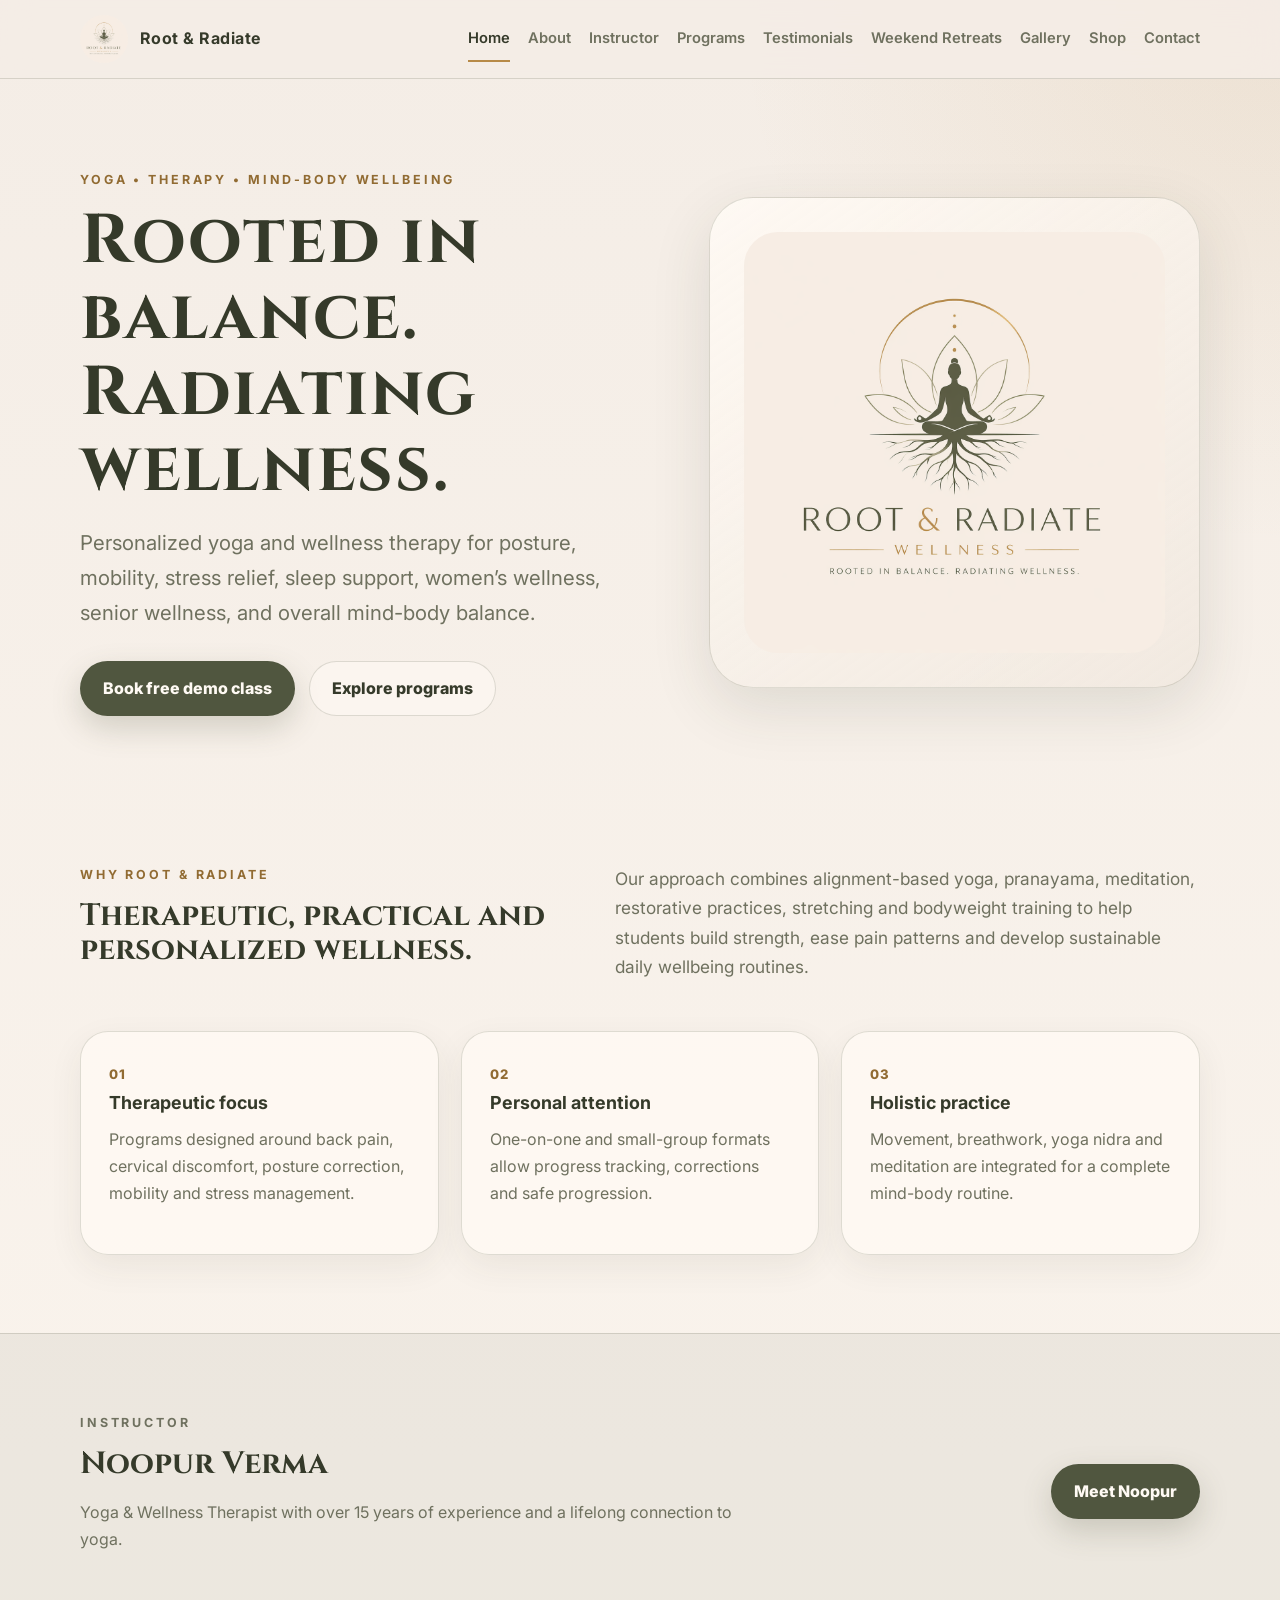
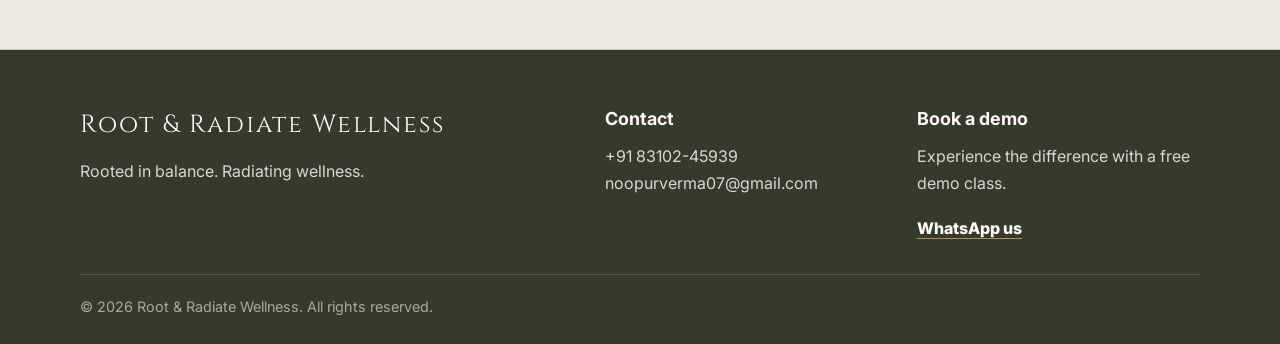
<file: index.html>
<!doctype html>
<html lang="en">
<head>
  <meta charset="utf-8" />
  <meta name="viewport" content="width=device-width, initial-scale=1" />
  <title>Home | Root & Radiate Wellness</title>
  <meta name="description" content="Root & Radiate Wellness - therapeutic yoga and wellness therapy in Bangalore." />
  <meta name="robots" content="index, follow">
  <link rel="canonical" href="https://www.rootandradiatewellness.com/">
  <link rel="preconnect" href="https://fonts.googleapis.com">
  <link rel="preconnect" href="https://fonts.gstatic.com" crossorigin>
  <link href="https://fonts.googleapis.com/css2?family=Cinzel:wght@400;500;600&family=Inter:wght@400;500;600;700&display=swap" rel="stylesheet">
  <link rel="icon" type="image/png" href="assets/logo.png" />
  <link rel="stylesheet" href="assets/styles.css" />
</head>
<body data-current-page="index.html">
  <header class="site-header">
    <div class="container nav-shell">
      <a class="brand" href="index.html" aria-label="Root & Radiate Wellness home">
        <img src="assets/logo.png" alt="Root & Radiate Wellness logo" />
        <span>Root & Radiate</span>
      </a>
      <button class="menu-toggle" type="button" aria-label="Toggle navigation" aria-expanded="false">
        <span></span><span></span><span></span>
      </button>
      <nav class="site-nav" aria-label="Primary navigation">
        <a class="nav-link" href="index.html" data-page="index.html">Home</a><a class="nav-link" href="about.html" data-page="about.html">About</a><a class="nav-link" href="instructor.html" data-page="instructor.html">Instructor</a><a class="nav-link" href="programs.html" data-page="programs.html">Programs</a><a class="nav-link" href="testimonials.html" data-page="testimonials.html">Testimonials</a><a class="nav-link" href="retreats.html" data-page="retreats.html">Weekend Retreats</a><a class="nav-link" href="gallery.html" data-page="gallery.html">Gallery</a><a class="nav-link" href="shop.html" data-page="shop.html">Shop</a><a class="nav-link" href="contact.html" data-page="contact.html">Contact</a>
      </nav>
    </div>
  </header>

  <main>
  <section class="hero section-large">
    <div class="container hero-grid">
      <div class="hero-copy reveal">
        <p class="eyebrow">Yoga • Therapy • Mind-body wellbeing</p>
        <h1>Rooted in balance. Radiating wellness.</h1>
        <p class="lead">Personalized yoga and wellness therapy for posture, mobility, stress relief, sleep support, women’s wellness, senior wellness, and overall mind-body balance.</p>
        <div class="button-row">
          <a class="btn primary" href="contact.html">Book free demo class</a>
          <a class="btn secondary" href="programs.html">Explore programs</a>
        </div>
      </div>
      <div class="hero-card reveal delay-1">
        <img src="assets/logo.png" alt="Root & Radiate Wellness brand mark" />
      </div>
    </div>
  </section>

  <section class="section">
    <div class="container split-intro">
      <div>
        <p class="eyebrow">Why Root & Radiate</p>
        <h2>Therapeutic, practical and personalized wellness.</h2>
      </div>
      <p>Our approach combines alignment-based yoga, pranayama, meditation, restorative practices, stretching and bodyweight training to help students build strength, ease pain patterns and develop sustainable daily wellbeing routines.</p>
    </div>
    <div class="container card-grid three">
      <article class="feature-card reveal"><span>01</span><h3>Therapeutic focus</h3><p>Programs designed around back pain, cervical discomfort, posture correction, mobility and stress management.</p></article>
      <article class="feature-card reveal delay-1"><span>02</span><h3>Personal attention</h3><p>One-on-one and small-group formats allow progress tracking, corrections and safe progression.</p></article>
      <article class="feature-card reveal delay-2"><span>03</span><h3>Holistic practice</h3><p>Movement, breathwork, yoga nidra and meditation are integrated for a complete mind-body routine.</p></article>
    </div>
  </section>

  <section class="section band">
    <div class="container band-grid">
      <div>
        <p class="eyebrow">Instructor</p>
        <h2>Noopur Verma</h2>
        <p>Yoga & Wellness Therapist with over 15 years of experience and a lifelong connection to yoga.</p>
      </div>
      <a class="btn primary" href="instructor.html">Meet Noopur</a>
    </div>
  </section>

  </main>

  <footer class="site-footer">
    <div class="container footer-grid">
      <div>
        <div class="footer-brand">Root & Radiate Wellness</div>
        <p>Rooted in balance. Radiating wellness.</p>
      </div>
      <div>
        <h3>Contact</h3>
        <p><a href="tel:+918310245939">+91 83102-45939</a><br><a href="mailto:noopurverma07@gmail.com">noopurverma07@gmail.com</a></p>
      </div>
      <div>
        <h3>Book a demo</h3>
        <p>Experience the difference with a free demo class.</p>
        <a class="footer-cta" href="https://wa.me/918310245939?text=Hi%20Noopur%2C%20I%20would%20like%20to%20book%20a%20free%20demo%20class." target="_blank" rel="noopener">WhatsApp us</a>
      </div>
    </div>
    <div class="container copyright">© <span id="year"></span> Root & Radiate Wellness. All rights reserved.</div>
  </footer>
  <script src="assets/script.js"></script>
</body>
</html>
</file>
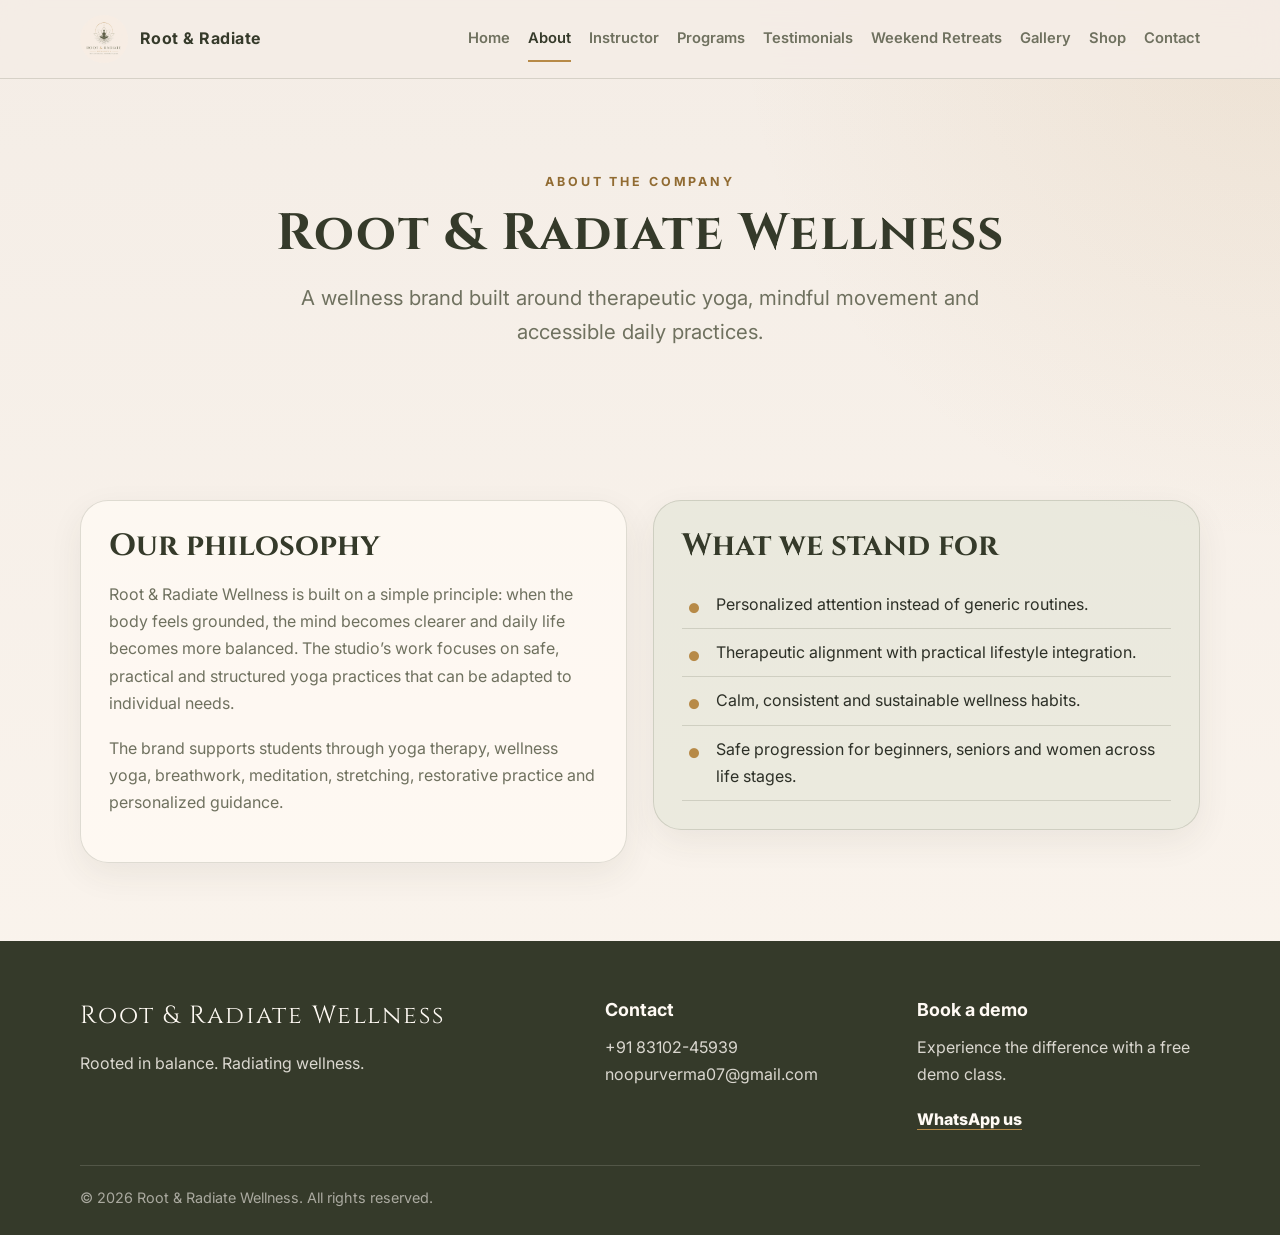
<file: about.html>
<!doctype html>
<html lang="en">
<head>
  <meta charset="utf-8" />
  <meta name="viewport" content="width=device-width, initial-scale=1" />
  <title>About | Root & Radiate Wellness</title>
  <meta name="description" content="About Root & Radiate Wellness." />
  <link rel="preconnect" href="https://fonts.googleapis.com">
  <link rel="preconnect" href="https://fonts.gstatic.com" crossorigin>
  <link href="https://fonts.googleapis.com/css2?family=Cinzel:wght@400;500;600&family=Inter:wght@400;500;600;700&display=swap" rel="stylesheet">
  <link rel="icon" type="image/png" href="assets/logo.png" />
  <link rel="stylesheet" href="assets/styles.css" />
</head>
<body data-current-page="about.html">
  <header class="site-header">
    <div class="container nav-shell">
      <a class="brand" href="index.html" aria-label="Root & Radiate Wellness home">
        <img src="assets/logo.png" alt="Root & Radiate Wellness logo" />
        <span>Root & Radiate</span>
      </a>
      <button class="menu-toggle" type="button" aria-label="Toggle navigation" aria-expanded="false">
        <span></span><span></span><span></span>
      </button>
      <nav class="site-nav" aria-label="Primary navigation">
        <a class="nav-link" href="index.html" data-page="index.html">Home</a><a class="nav-link" href="about.html" data-page="about.html">About</a><a class="nav-link" href="instructor.html" data-page="instructor.html">Instructor</a><a class="nav-link" href="programs.html" data-page="programs.html">Programs</a><a class="nav-link" href="testimonials.html" data-page="testimonials.html">Testimonials</a><a class="nav-link" href="retreats.html" data-page="retreats.html">Weekend Retreats</a><a class="nav-link" href="gallery.html" data-page="gallery.html">Gallery</a><a class="nav-link" href="shop.html" data-page="shop.html">Shop</a><a class="nav-link" href="contact.html" data-page="contact.html">Contact</a>
      </nav>
    </div>
  </header>

  <main>
  <section class="page-hero">
    <div class="container narrow reveal">
      <p class="eyebrow">About the company</p>
      <h1>Root & Radiate Wellness</h1>
      <p class="lead">A wellness brand built around therapeutic yoga, mindful movement and accessible daily practices.</p>
    </div>
  </section>

  <section class="section">
    <div class="container content-grid">
      <div class="content-panel reveal">
        <h2>Our philosophy</h2>
        <p>Root & Radiate Wellness is built on a simple principle: when the body feels grounded, the mind becomes clearer and daily life becomes more balanced. The studio’s work focuses on safe, practical and structured yoga practices that can be adapted to individual needs.</p>
        <p>The brand supports students through yoga therapy, wellness yoga, breathwork, meditation, stretching, restorative practice and personalized guidance.</p>
      </div>
      <div class="content-panel soft reveal delay-1">
        <h2>What we stand for</h2>
        <ul class="check-list">
          <li>Personalized attention instead of generic routines.</li>
          <li>Therapeutic alignment with practical lifestyle integration.</li>
          <li>Calm, consistent and sustainable wellness habits.</li>
          <li>Safe progression for beginners, seniors and women across life stages.</li>
        </ul>
      </div>
    </div>
  </section>

  </main>

  <footer class="site-footer">
    <div class="container footer-grid">
      <div>
        <div class="footer-brand">Root & Radiate Wellness</div>
        <p>Rooted in balance. Radiating wellness.</p>
      </div>
      <div>
        <h3>Contact</h3>
        <p><a href="tel:+918310245939">+91 83102-45939</a><br><a href="mailto:noopurverma07@gmail.com">noopurverma07@gmail.com</a></p>
      </div>
      <div>
        <h3>Book a demo</h3>
        <p>Experience the difference with a free demo class.</p>
        <a class="footer-cta" href="https://wa.me/918310245939?text=Hi%20Noopur%2C%20I%20would%20like%20to%20book%20a%20free%20demo%20class." target="_blank" rel="noopener">WhatsApp us</a>
      </div>
    </div>
    <div class="container copyright">© <span id="year"></span> Root & Radiate Wellness. All rights reserved.</div>
  </footer>
  <script src="assets/script.js"></script>
</body>
</html>
</file>
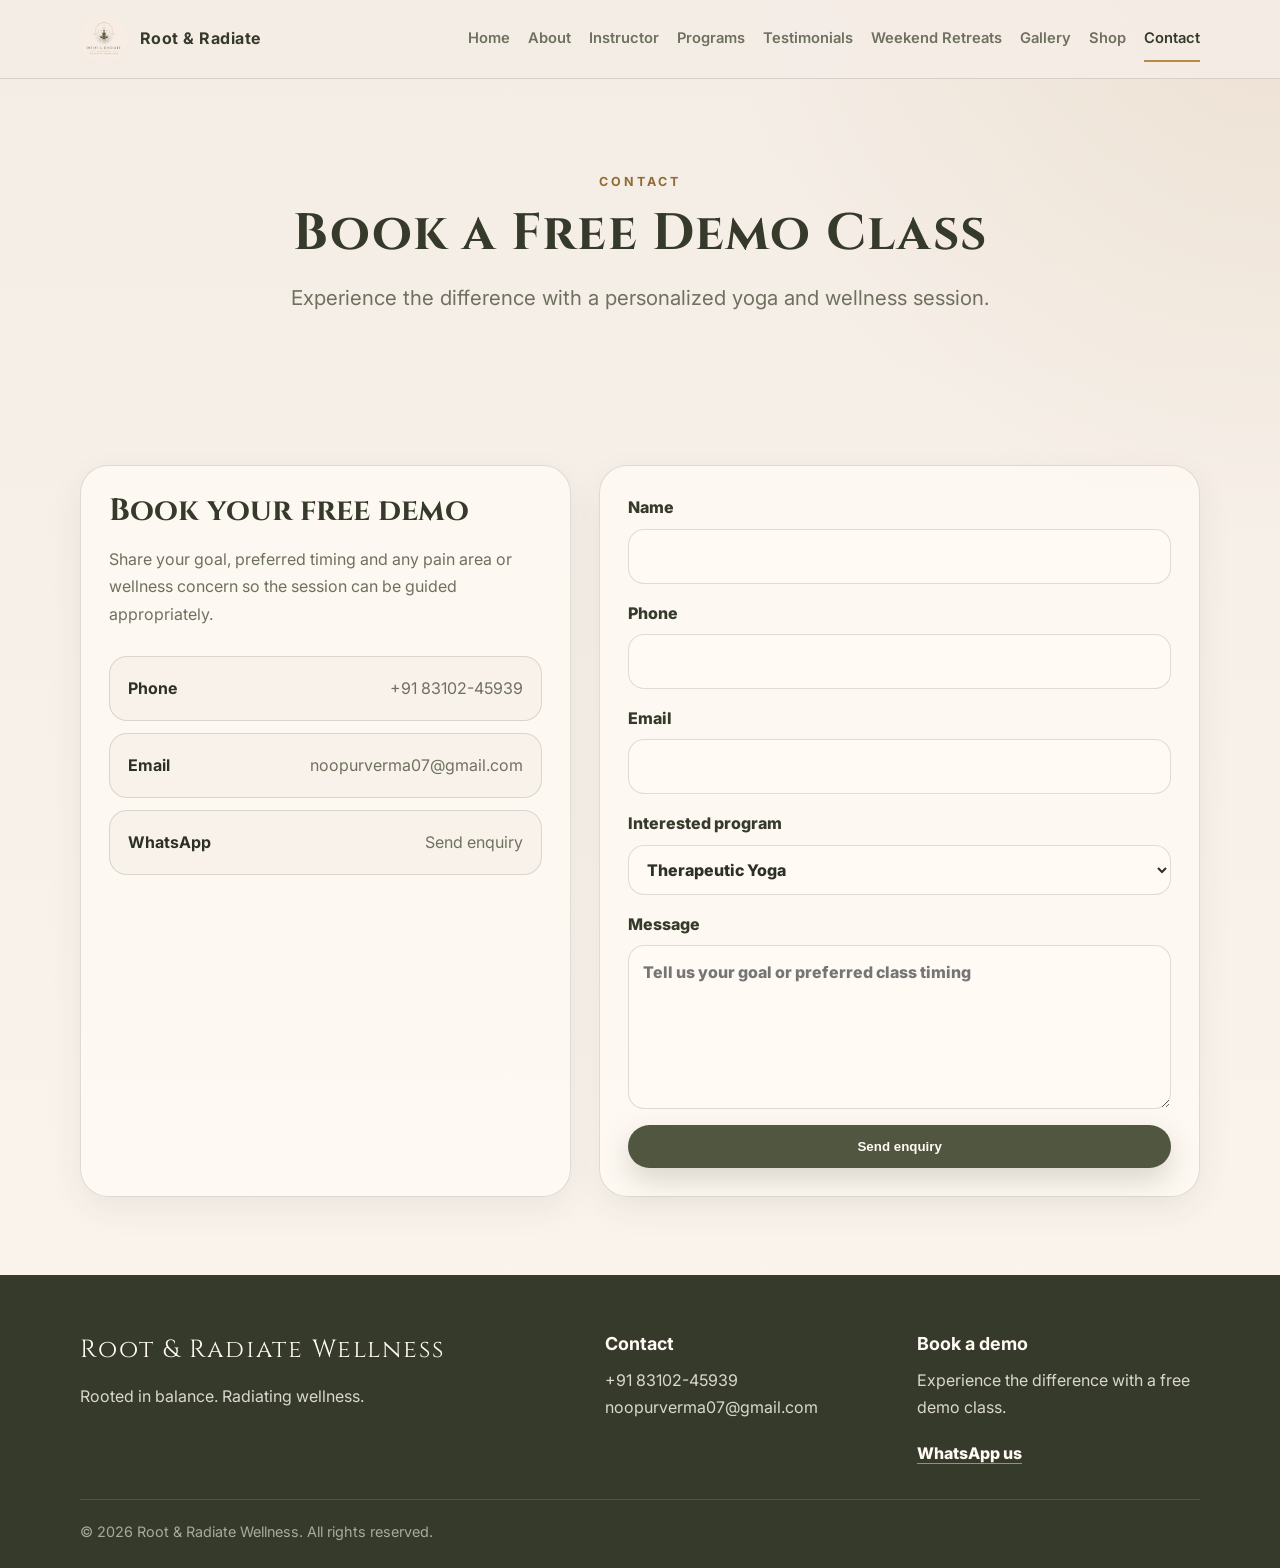
<file: contact.html>
<!doctype html>
<html lang="en">
<head>
  <meta charset="utf-8" />
  <meta name="viewport" content="width=device-width, initial-scale=1" />
  <title>Contact | Root & Radiate Wellness</title>
  <meta name="description" content="Contact Root & Radiate Wellness for a free demo class." />
  <link rel="preconnect" href="https://fonts.googleapis.com">
  <link rel="preconnect" href="https://fonts.gstatic.com" crossorigin>
  <link href="https://fonts.googleapis.com/css2?family=Cinzel:wght@400;500;600&family=Inter:wght@400;500;600;700&display=swap" rel="stylesheet">
  <link rel="icon" type="image/png" href="assets/logo.png" />
  <link rel="stylesheet" href="assets/styles.css" />
</head>
<body data-current-page="contact.html">
  <header class="site-header">
    <div class="container nav-shell">
      <a class="brand" href="index.html" aria-label="Root & Radiate Wellness home">
        <img src="assets/logo.png" alt="Root & Radiate Wellness logo" />
        <span>Root & Radiate</span>
      </a>
      <button class="menu-toggle" type="button" aria-label="Toggle navigation" aria-expanded="false">
        <span></span><span></span><span></span>
      </button>
      <nav class="site-nav" aria-label="Primary navigation">
        <a class="nav-link" href="index.html" data-page="index.html">Home</a><a class="nav-link" href="about.html" data-page="about.html">About</a><a class="nav-link" href="instructor.html" data-page="instructor.html">Instructor</a><a class="nav-link" href="programs.html" data-page="programs.html">Programs</a><a class="nav-link" href="testimonials.html" data-page="testimonials.html">Testimonials</a><a class="nav-link" href="retreats.html" data-page="retreats.html">Weekend Retreats</a><a class="nav-link" href="gallery.html" data-page="gallery.html">Gallery</a><a class="nav-link" href="shop.html" data-page="shop.html">Shop</a><a class="nav-link" href="contact.html" data-page="contact.html">Contact</a>
      </nav>
    </div>
  </header>

  <main>
  <section class="page-hero">
    <div class="container narrow reveal">
      <p class="eyebrow">Contact</p>
      <h1>Book a Free Demo Class</h1>
      <p class="lead">Experience the difference with a personalized yoga and wellness session.</p>
    </div>
  </section>

  <section class="section">
    <div class="container contact-grid">
      <div class="content-panel reveal">
        <h2>Book your free demo</h2>
        <p>Share your goal, preferred timing and any pain area or wellness concern so the session can be guided appropriately.</p>
        <div class="contact-list">
          <a href="tel:+918310245939"><strong>Phone</strong><span>+91 83102-45939</span></a>
          <a href="mailto:noopurverma07@gmail.com"><strong>Email</strong><span>noopurverma07@gmail.com</span></a>
          <a href="https://wa.me/918310245939?text=Hi%20Noopur%2C%20I%20would%20like%20to%20book%20a%20free%20demo%20class." target="_blank" rel="noopener"><strong>WhatsApp</strong><span>Send enquiry</span></a>
        </div>
      </div>
      <form class="contact-form reveal delay-1" action="mailto:noopurverma07@gmail.com" method="post" enctype="text/plain">
        <label>Name<input type="text" name="name" required></label>
        <label>Phone<input type="tel" name="phone" required></label>
        <label>Email<input type="email" name="email"></label>
        <label>Interested program<select name="program"><option>Therapeutic Yoga</option><option>General Wellness Yoga</option><option>Senior / Elder Yoga</option><option>Prenatal / Postnatal Yoga</option><option>One-on-One Session</option><option>Weekend Retreat</option></select></label>
        <label>Message<textarea name="message" rows="5" placeholder="Tell us your goal or preferred class timing"></textarea></label>
        <button class="btn primary" type="submit">Send enquiry</button>
      </form>
    </div>
  </section>

  </main>

  <footer class="site-footer">
    <div class="container footer-grid">
      <div>
        <div class="footer-brand">Root & Radiate Wellness</div>
        <p>Rooted in balance. Radiating wellness.</p>
      </div>
      <div>
        <h3>Contact</h3>
        <p><a href="tel:+918310245939">+91 83102-45939</a><br><a href="mailto:noopurverma07@gmail.com">noopurverma07@gmail.com</a></p>
      </div>
      <div>
        <h3>Book a demo</h3>
        <p>Experience the difference with a free demo class.</p>
        <a class="footer-cta" href="https://wa.me/918310245939?text=Hi%20Noopur%2C%20I%20would%20like%20to%20book%20a%20free%20demo%20class." target="_blank" rel="noopener">WhatsApp us</a>
      </div>
    </div>
    <div class="container copyright">© <span id="year"></span> Root & Radiate Wellness. All rights reserved.</div>
  </footer>
  <script src="assets/script.js"></script>
</body>
</html>
</file>
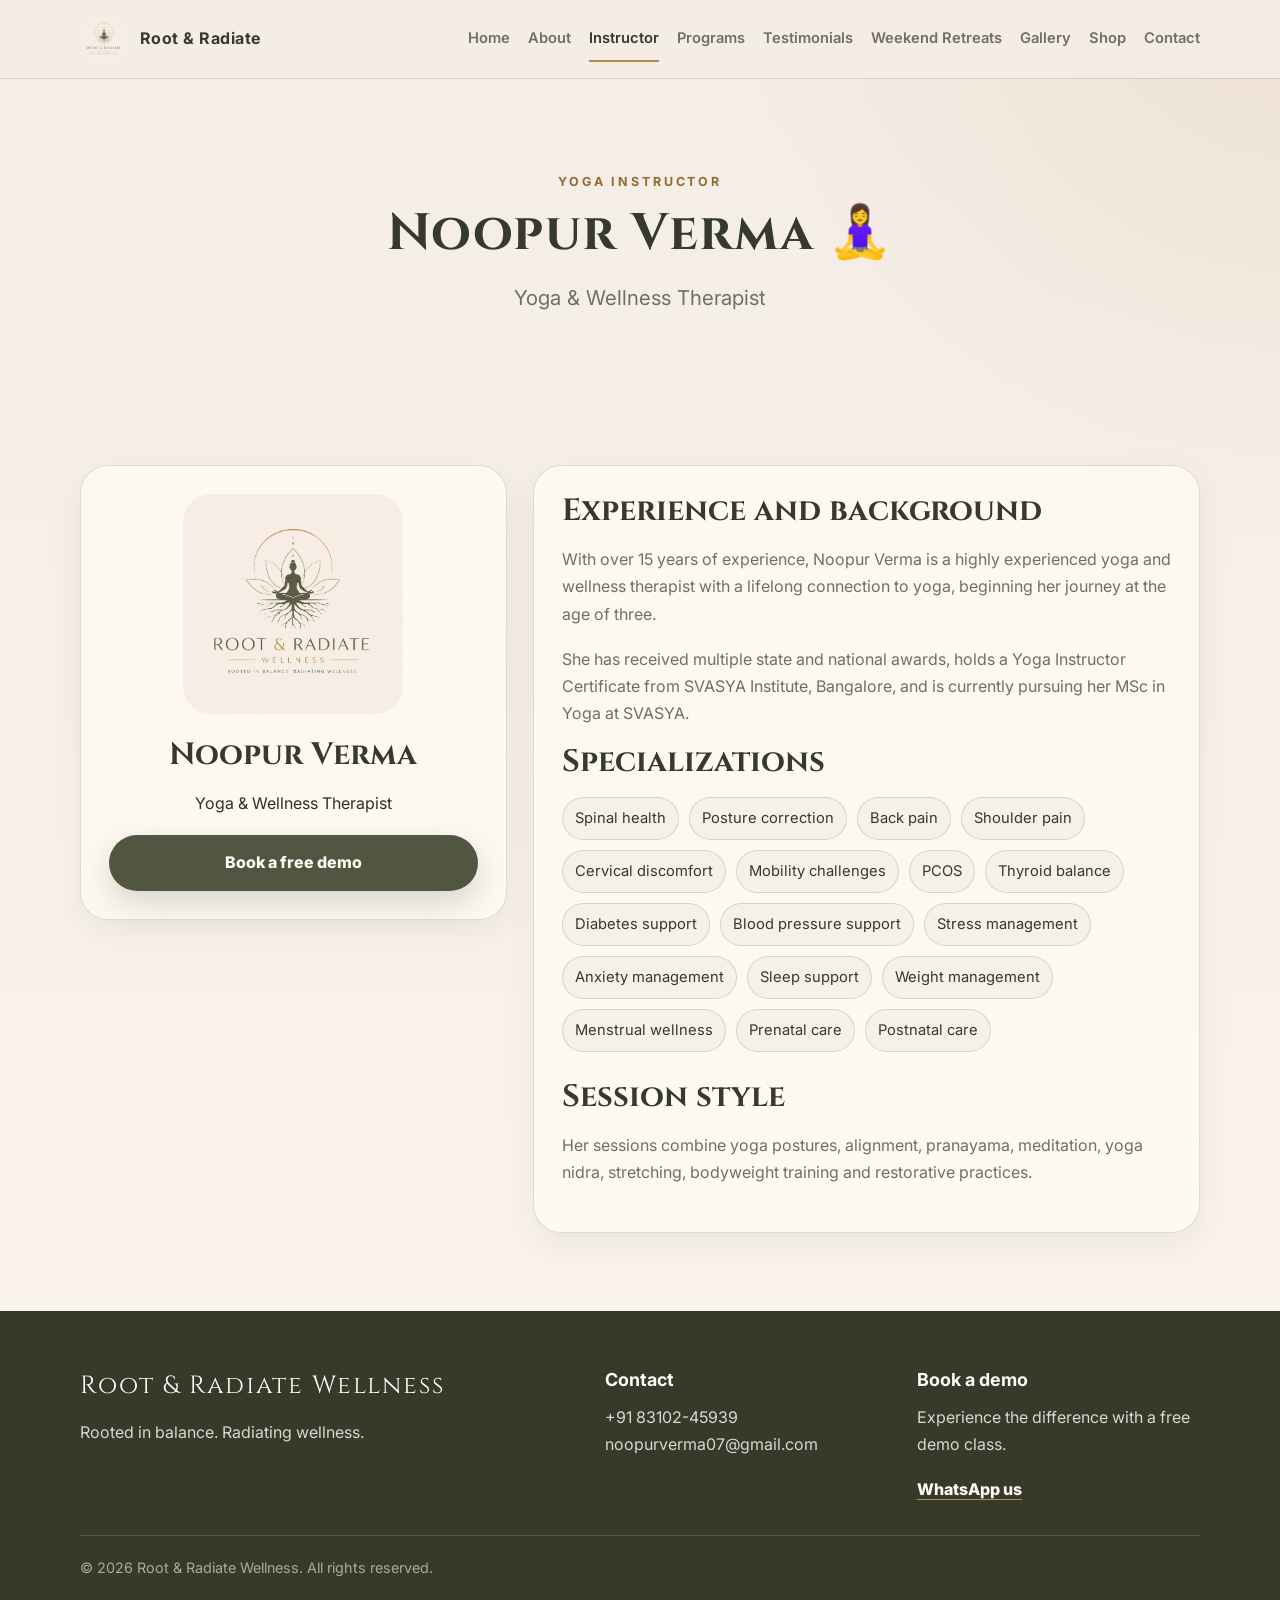
<file: instructor.html>
<!doctype html>
<html lang="en">
<head>
  <meta charset="utf-8" />
  <meta name="viewport" content="width=device-width, initial-scale=1" />
  <title>Instructor | Root & Radiate Wellness</title>
  <meta name="description" content="Meet Noopur Verma, Yoga & Wellness Therapist." />
  <link rel="preconnect" href="https://fonts.googleapis.com">
  <link rel="preconnect" href="https://fonts.gstatic.com" crossorigin>
  <link href="https://fonts.googleapis.com/css2?family=Cinzel:wght@400;500;600&family=Inter:wght@400;500;600;700&display=swap" rel="stylesheet">
  <link rel="icon" type="image/png" href="assets/logo.png" />
  <link rel="stylesheet" href="assets/styles.css" />
</head>
<body data-current-page="instructor.html">
  <header class="site-header">
    <div class="container nav-shell">
      <a class="brand" href="index.html" aria-label="Root & Radiate Wellness home">
        <img src="assets/logo.png" alt="Root & Radiate Wellness logo" />
        <span>Root & Radiate</span>
      </a>
      <button class="menu-toggle" type="button" aria-label="Toggle navigation" aria-expanded="false">
        <span></span><span></span><span></span>
      </button>
      <nav class="site-nav" aria-label="Primary navigation">
        <a class="nav-link" href="index.html" data-page="index.html">Home</a><a class="nav-link" href="about.html" data-page="about.html">About</a><a class="nav-link" href="instructor.html" data-page="instructor.html">Instructor</a><a class="nav-link" href="programs.html" data-page="programs.html">Programs</a><a class="nav-link" href="testimonials.html" data-page="testimonials.html">Testimonials</a><a class="nav-link" href="retreats.html" data-page="retreats.html">Weekend Retreats</a><a class="nav-link" href="gallery.html" data-page="gallery.html">Gallery</a><a class="nav-link" href="shop.html" data-page="shop.html">Shop</a><a class="nav-link" href="contact.html" data-page="contact.html">Contact</a>
      </nav>
    </div>
  </header>

  <main>
  <section class="page-hero">
    <div class="container narrow reveal">
      <p class="eyebrow">Yoga instructor</p>
      <h1>Noopur Verma 🧘‍♀️</h1>
      <p class="lead">Yoga & Wellness Therapist</p>
    </div>
  </section>

  <section class="section">
    <div class="container content-grid instructor-grid">
      <div class="profile-card reveal">
        <img src="assets/logo.png" alt="Root & Radiate Wellness logo" />
        <h2>Noopur Verma</h2>
        <p>Yoga & Wellness Therapist</p>
        <a class="btn primary full" href="contact.html">Book a free demo</a>
      </div>
      <div class="content-panel reveal delay-1">
        <h2>Experience and background</h2>
        <p>With over 15 years of experience, Noopur Verma is a highly experienced yoga and wellness therapist with a lifelong connection to yoga, beginning her journey at the age of three.</p>
        <p>She has received multiple state and national awards, holds a Yoga Instructor Certificate from SVASYA Institute, Bangalore, and is currently pursuing her MSc in Yoga at SVASYA.</p>
        <h2>Specializations</h2>
        <div class="pill-wrap">
          <span>Spinal health</span><span>Posture correction</span><span>Back pain</span><span>Shoulder pain</span><span>Cervical discomfort</span><span>Mobility challenges</span><span>PCOS</span><span>Thyroid balance</span><span>Diabetes support</span><span>Blood pressure support</span><span>Stress management</span><span>Anxiety management</span><span>Sleep support</span><span>Weight management</span><span>Menstrual wellness</span><span>Prenatal care</span><span>Postnatal care</span>
        </div>
        <h2>Session style</h2>
        <p>Her sessions combine yoga postures, alignment, pranayama, meditation, yoga nidra, stretching, bodyweight training and restorative practices.</p>
      </div>
    </div>
  </section>

  </main>

  <footer class="site-footer">
    <div class="container footer-grid">
      <div>
        <div class="footer-brand">Root & Radiate Wellness</div>
        <p>Rooted in balance. Radiating wellness.</p>
      </div>
      <div>
        <h3>Contact</h3>
        <p><a href="tel:+918310245939">+91 83102-45939</a><br><a href="mailto:noopurverma07@gmail.com">noopurverma07@gmail.com</a></p>
      </div>
      <div>
        <h3>Book a demo</h3>
        <p>Experience the difference with a free demo class.</p>
        <a class="footer-cta" href="https://wa.me/918310245939?text=Hi%20Noopur%2C%20I%20would%20like%20to%20book%20a%20free%20demo%20class." target="_blank" rel="noopener">WhatsApp us</a>
      </div>
    </div>
    <div class="container copyright">© <span id="year"></span> Root & Radiate Wellness. All rights reserved.</div>
  </footer>
  <script src="assets/script.js"></script>
</body>
</html>
</file>
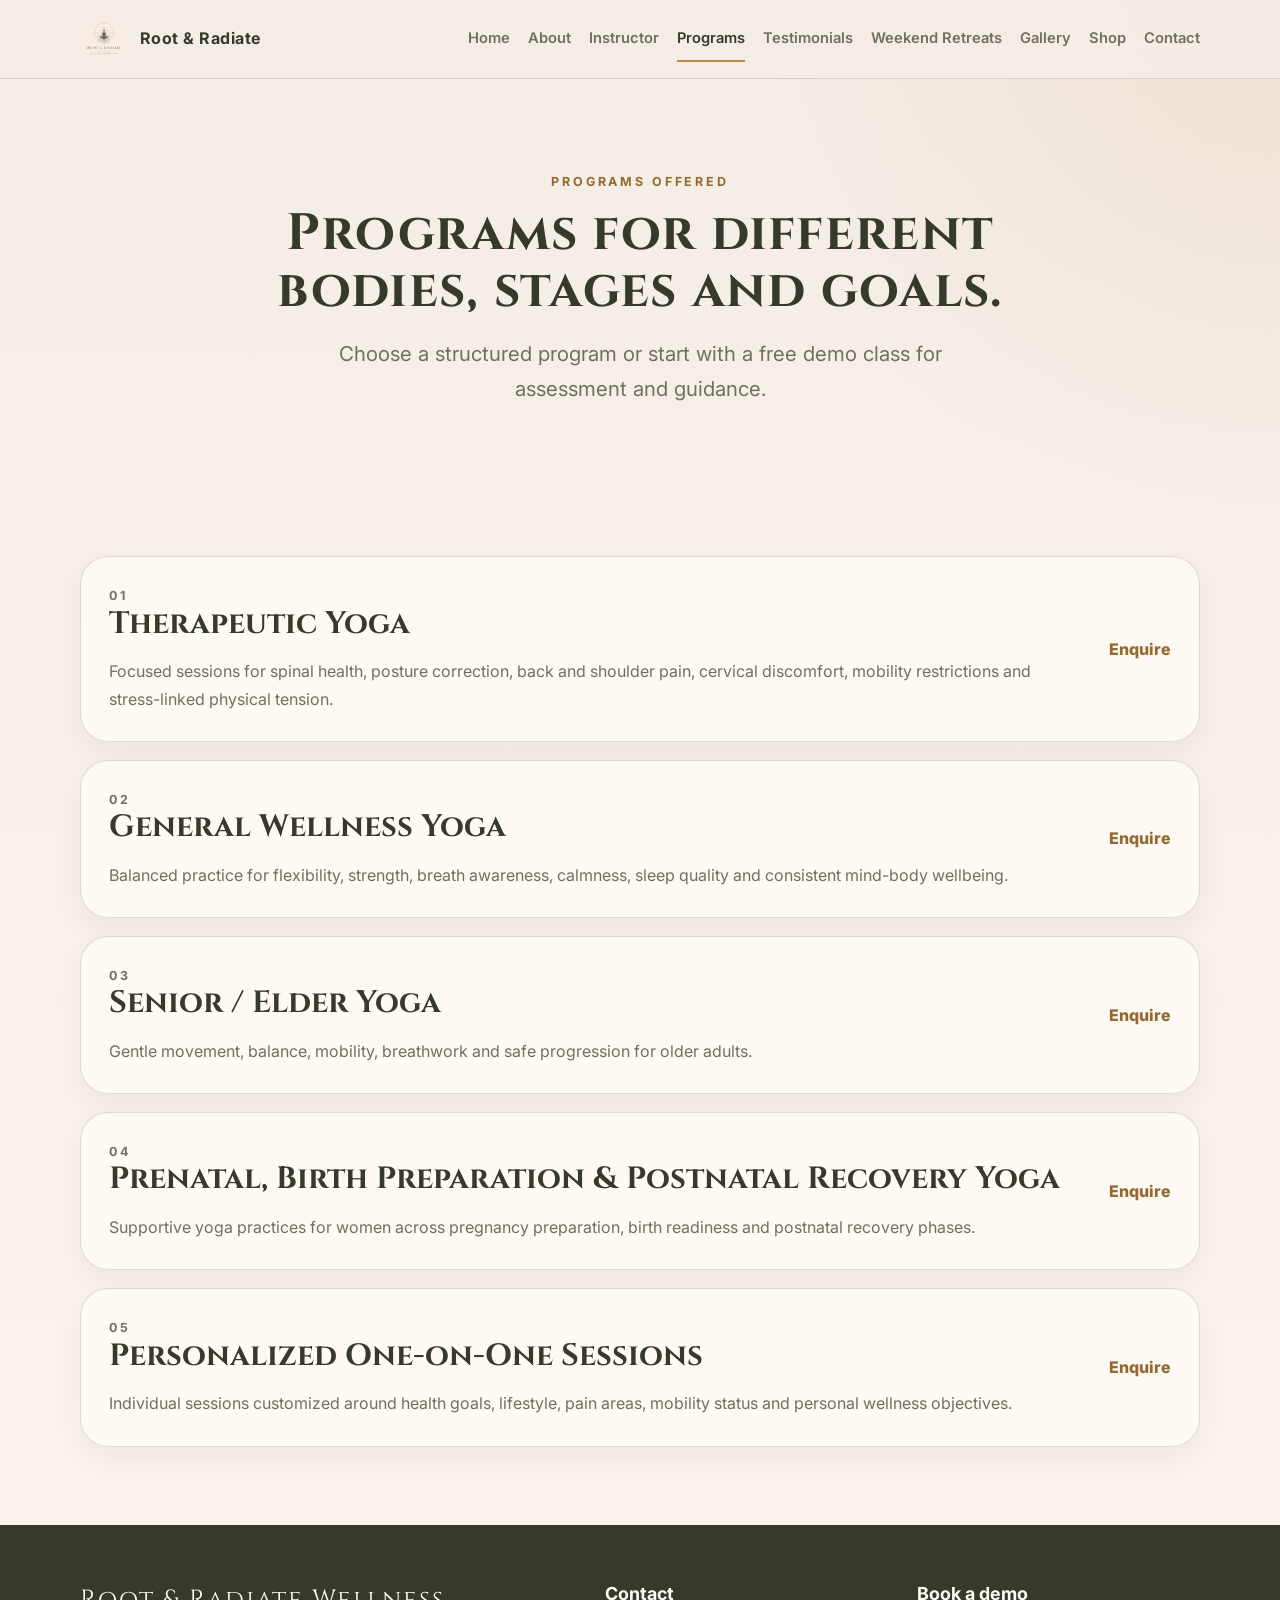
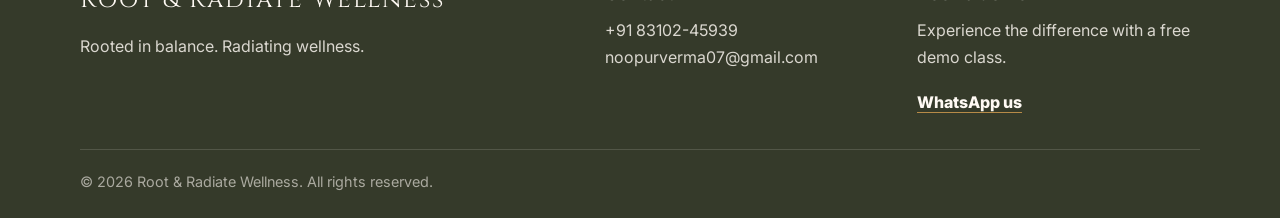
<file: programs.html>
<!doctype html>
<html lang="en">
<head>
  <meta charset="utf-8" />
  <meta name="viewport" content="width=device-width, initial-scale=1" />
  <title>Programs | Root & Radiate Wellness</title>
  <meta name="description" content="Yoga and wellness programs offered by Root & Radiate Wellness." />
  <link rel="preconnect" href="https://fonts.googleapis.com">
  <link rel="preconnect" href="https://fonts.gstatic.com" crossorigin>
  <link href="https://fonts.googleapis.com/css2?family=Cinzel:wght@400;500;600&family=Inter:wght@400;500;600;700&display=swap" rel="stylesheet">
  <link rel="icon" type="image/png" href="assets/logo.png" />
  <link rel="stylesheet" href="assets/styles.css" />
</head>
<body data-current-page="programs.html">
  <header class="site-header">
    <div class="container nav-shell">
      <a class="brand" href="index.html" aria-label="Root & Radiate Wellness home">
        <img src="assets/logo.png" alt="Root & Radiate Wellness logo" />
        <span>Root & Radiate</span>
      </a>
      <button class="menu-toggle" type="button" aria-label="Toggle navigation" aria-expanded="false">
        <span></span><span></span><span></span>
      </button>
      <nav class="site-nav" aria-label="Primary navigation">
        <a class="nav-link" href="index.html" data-page="index.html">Home</a><a class="nav-link" href="about.html" data-page="about.html">About</a><a class="nav-link" href="instructor.html" data-page="instructor.html">Instructor</a><a class="nav-link" href="programs.html" data-page="programs.html">Programs</a><a class="nav-link" href="testimonials.html" data-page="testimonials.html">Testimonials</a><a class="nav-link" href="retreats.html" data-page="retreats.html">Weekend Retreats</a><a class="nav-link" href="gallery.html" data-page="gallery.html">Gallery</a><a class="nav-link" href="shop.html" data-page="shop.html">Shop</a><a class="nav-link" href="contact.html" data-page="contact.html">Contact</a>
      </nav>
    </div>
  </header>

  <main>
  <section class="page-hero">
    <div class="container narrow reveal">
      <p class="eyebrow">Programs offered</p>
      <h1>Programs for different bodies, stages and goals.</h1>
      <p class="lead">Choose a structured program or start with a free demo class for assessment and guidance.</p>
    </div>
  </section>

  <section class="section">
    <div class="container program-list">
      <article class="program-card reveal"><div><p class="eyebrow">01</p><h2>Therapeutic Yoga</h2><p>Focused sessions for spinal health, posture correction, back and shoulder pain, cervical discomfort, mobility restrictions and stress-linked physical tension.</p></div><a href="contact.html">Enquire</a></article>
      <article class="program-card reveal"><div><p class="eyebrow">02</p><h2>General Wellness Yoga</h2><p>Balanced practice for flexibility, strength, breath awareness, calmness, sleep quality and consistent mind-body wellbeing.</p></div><a href="contact.html">Enquire</a></article>
      <article class="program-card reveal"><div><p class="eyebrow">03</p><h2>Senior / Elder Yoga</h2><p>Gentle movement, balance, mobility, breathwork and safe progression for older adults.</p></div><a href="contact.html">Enquire</a></article>
      <article class="program-card reveal"><div><p class="eyebrow">04</p><h2>Prenatal, Birth Preparation & Postnatal Recovery Yoga</h2><p>Supportive yoga practices for women across pregnancy preparation, birth readiness and postnatal recovery phases.</p></div><a href="contact.html">Enquire</a></article>
      <article class="program-card reveal"><div><p class="eyebrow">05</p><h2>Personalized One-on-One Sessions</h2><p>Individual sessions customized around health goals, lifestyle, pain areas, mobility status and personal wellness objectives.</p></div><a href="contact.html">Enquire</a></article>
    </div>
  </section>

  </main>

  <footer class="site-footer">
    <div class="container footer-grid">
      <div>
        <div class="footer-brand">Root & Radiate Wellness</div>
        <p>Rooted in balance. Radiating wellness.</p>
      </div>
      <div>
        <h3>Contact</h3>
        <p><a href="tel:+918310245939">+91 83102-45939</a><br><a href="mailto:noopurverma07@gmail.com">noopurverma07@gmail.com</a></p>
      </div>
      <div>
        <h3>Book a demo</h3>
        <p>Experience the difference with a free demo class.</p>
        <a class="footer-cta" href="https://wa.me/918310245939?text=Hi%20Noopur%2C%20I%20would%20like%20to%20book%20a%20free%20demo%20class." target="_blank" rel="noopener">WhatsApp us</a>
      </div>
    </div>
    <div class="container copyright">© <span id="year"></span> Root & Radiate Wellness. All rights reserved.</div>
  </footer>
  <script src="assets/script.js"></script>
</body>
</html>
</file>
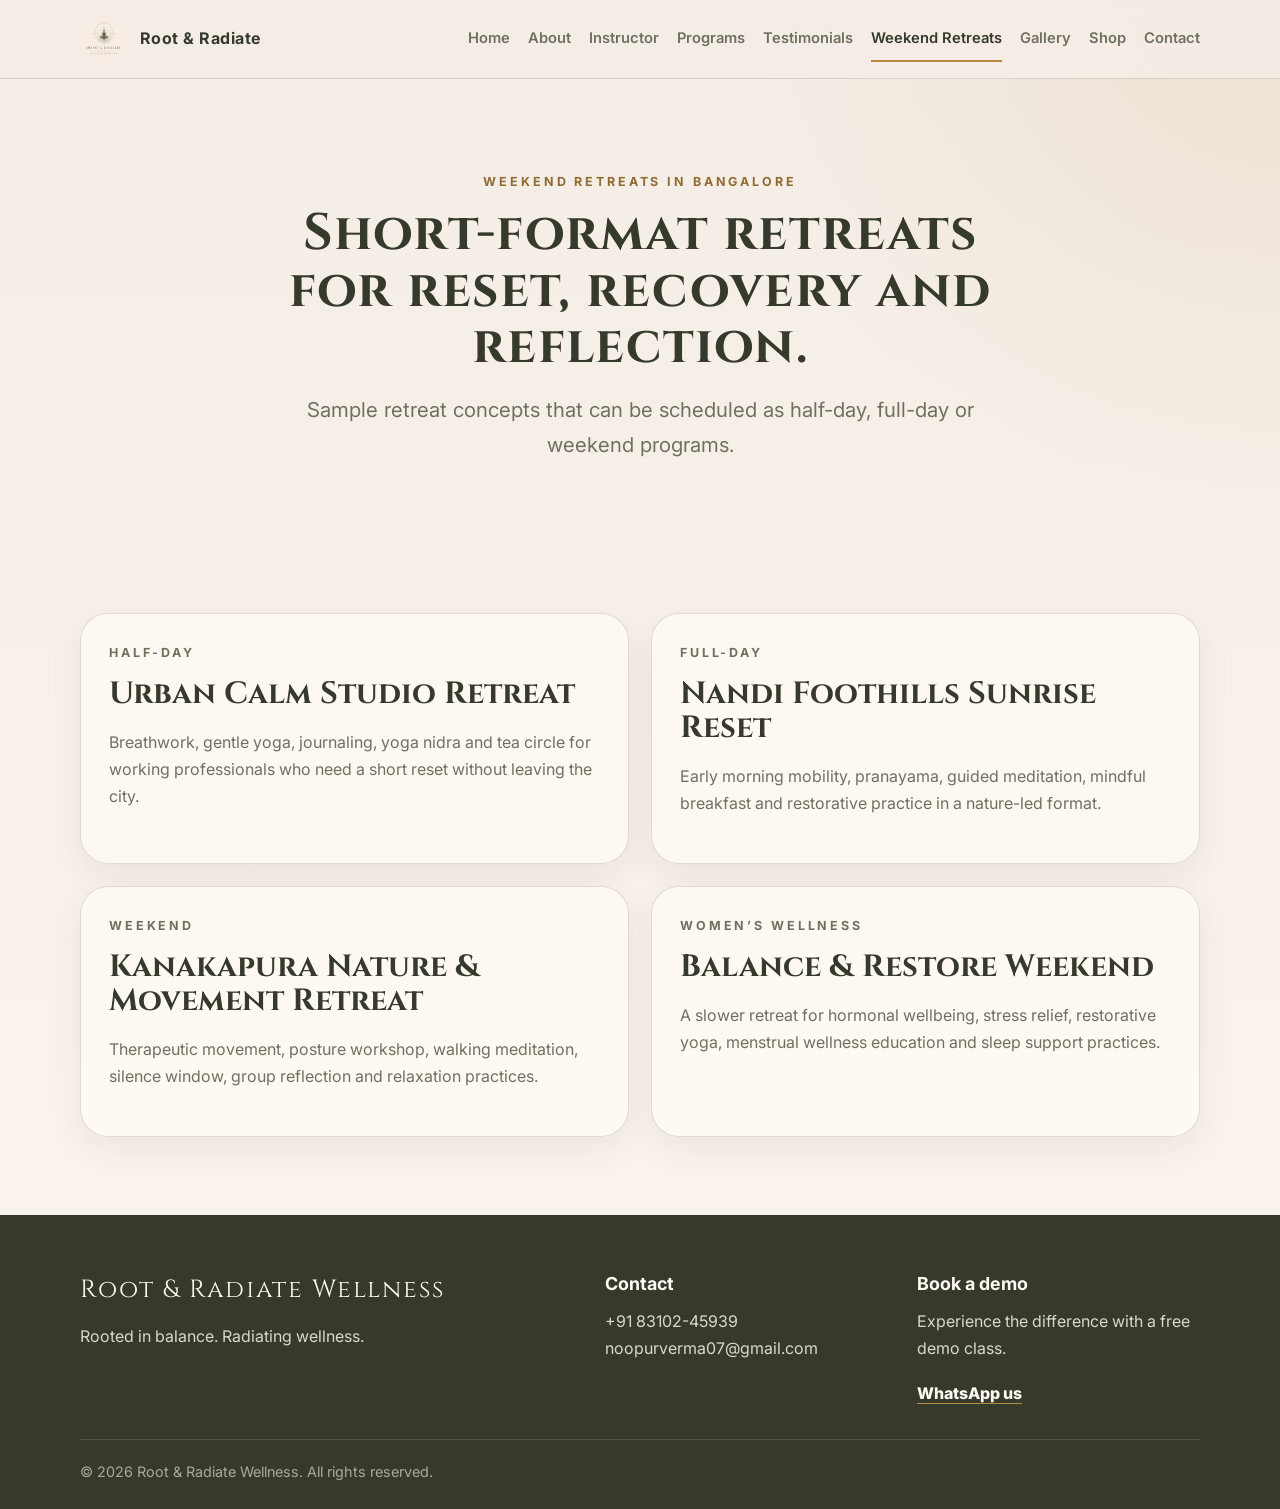
<file: retreats.html>
<!doctype html>
<html lang="en">
<head>
  <meta charset="utf-8" />
  <meta name="viewport" content="width=device-width, initial-scale=1" />
  <title>Weekend Retreats | Root & Radiate Wellness</title>
  <meta name="description" content="Weekend retreats in Bangalore by Root & Radiate Wellness." />
  <link rel="preconnect" href="https://fonts.googleapis.com">
  <link rel="preconnect" href="https://fonts.gstatic.com" crossorigin>
  <link href="https://fonts.googleapis.com/css2?family=Cinzel:wght@400;500;600&family=Inter:wght@400;500;600;700&display=swap" rel="stylesheet">
  <link rel="icon" type="image/png" href="assets/logo.png" />
  <link rel="stylesheet" href="assets/styles.css" />
</head>
<body data-current-page="retreats.html">
  <header class="site-header">
    <div class="container nav-shell">
      <a class="brand" href="index.html" aria-label="Root & Radiate Wellness home">
        <img src="assets/logo.png" alt="Root & Radiate Wellness logo" />
        <span>Root & Radiate</span>
      </a>
      <button class="menu-toggle" type="button" aria-label="Toggle navigation" aria-expanded="false">
        <span></span><span></span><span></span>
      </button>
      <nav class="site-nav" aria-label="Primary navigation">
        <a class="nav-link" href="index.html" data-page="index.html">Home</a><a class="nav-link" href="about.html" data-page="about.html">About</a><a class="nav-link" href="instructor.html" data-page="instructor.html">Instructor</a><a class="nav-link" href="programs.html" data-page="programs.html">Programs</a><a class="nav-link" href="testimonials.html" data-page="testimonials.html">Testimonials</a><a class="nav-link" href="retreats.html" data-page="retreats.html">Weekend Retreats</a><a class="nav-link" href="gallery.html" data-page="gallery.html">Gallery</a><a class="nav-link" href="shop.html" data-page="shop.html">Shop</a><a class="nav-link" href="contact.html" data-page="contact.html">Contact</a>
      </nav>
    </div>
  </header>

  <main>
  <section class="page-hero">
    <div class="container narrow reveal">
      <p class="eyebrow">Weekend Retreats in Bangalore</p>
      <h1>Short-format retreats for reset, recovery and reflection.</h1>
      <p class="lead">Sample retreat concepts that can be scheduled as half-day, full-day or weekend programs.</p>
    </div>
  </section>

  <section class="section">
    <div class="container card-grid two">
      <article class="retreat-card reveal"><p class="eyebrow">Half-day</p><h2>Urban Calm Studio Retreat</h2><p>Breathwork, gentle yoga, journaling, yoga nidra and tea circle for working professionals who need a short reset without leaving the city.</p></article>
      <article class="retreat-card reveal delay-1"><p class="eyebrow">Full-day</p><h2>Nandi Foothills Sunrise Reset</h2><p>Early morning mobility, pranayama, guided meditation, mindful breakfast and restorative practice in a nature-led format.</p></article>
      <article class="retreat-card reveal"><p class="eyebrow">Weekend</p><h2>Kanakapura Nature & Movement Retreat</h2><p>Therapeutic movement, posture workshop, walking meditation, silence window, group reflection and relaxation practices.</p></article>
      <article class="retreat-card reveal delay-1"><p class="eyebrow">Women’s wellness</p><h2>Balance & Restore Weekend</h2><p>A slower retreat for hormonal wellbeing, stress relief, restorative yoga, menstrual wellness education and sleep support practices.</p></article>
    </div>
  </section>

  </main>

  <footer class="site-footer">
    <div class="container footer-grid">
      <div>
        <div class="footer-brand">Root & Radiate Wellness</div>
        <p>Rooted in balance. Radiating wellness.</p>
      </div>
      <div>
        <h3>Contact</h3>
        <p><a href="tel:+918310245939">+91 83102-45939</a><br><a href="mailto:noopurverma07@gmail.com">noopurverma07@gmail.com</a></p>
      </div>
      <div>
        <h3>Book a demo</h3>
        <p>Experience the difference with a free demo class.</p>
        <a class="footer-cta" href="https://wa.me/918310245939?text=Hi%20Noopur%2C%20I%20would%20like%20to%20book%20a%20free%20demo%20class." target="_blank" rel="noopener">WhatsApp us</a>
      </div>
    </div>
    <div class="container copyright">© <span id="year"></span> Root & Radiate Wellness. All rights reserved.</div>
  </footer>
  <script src="assets/script.js"></script>
</body>
</html>
</file>
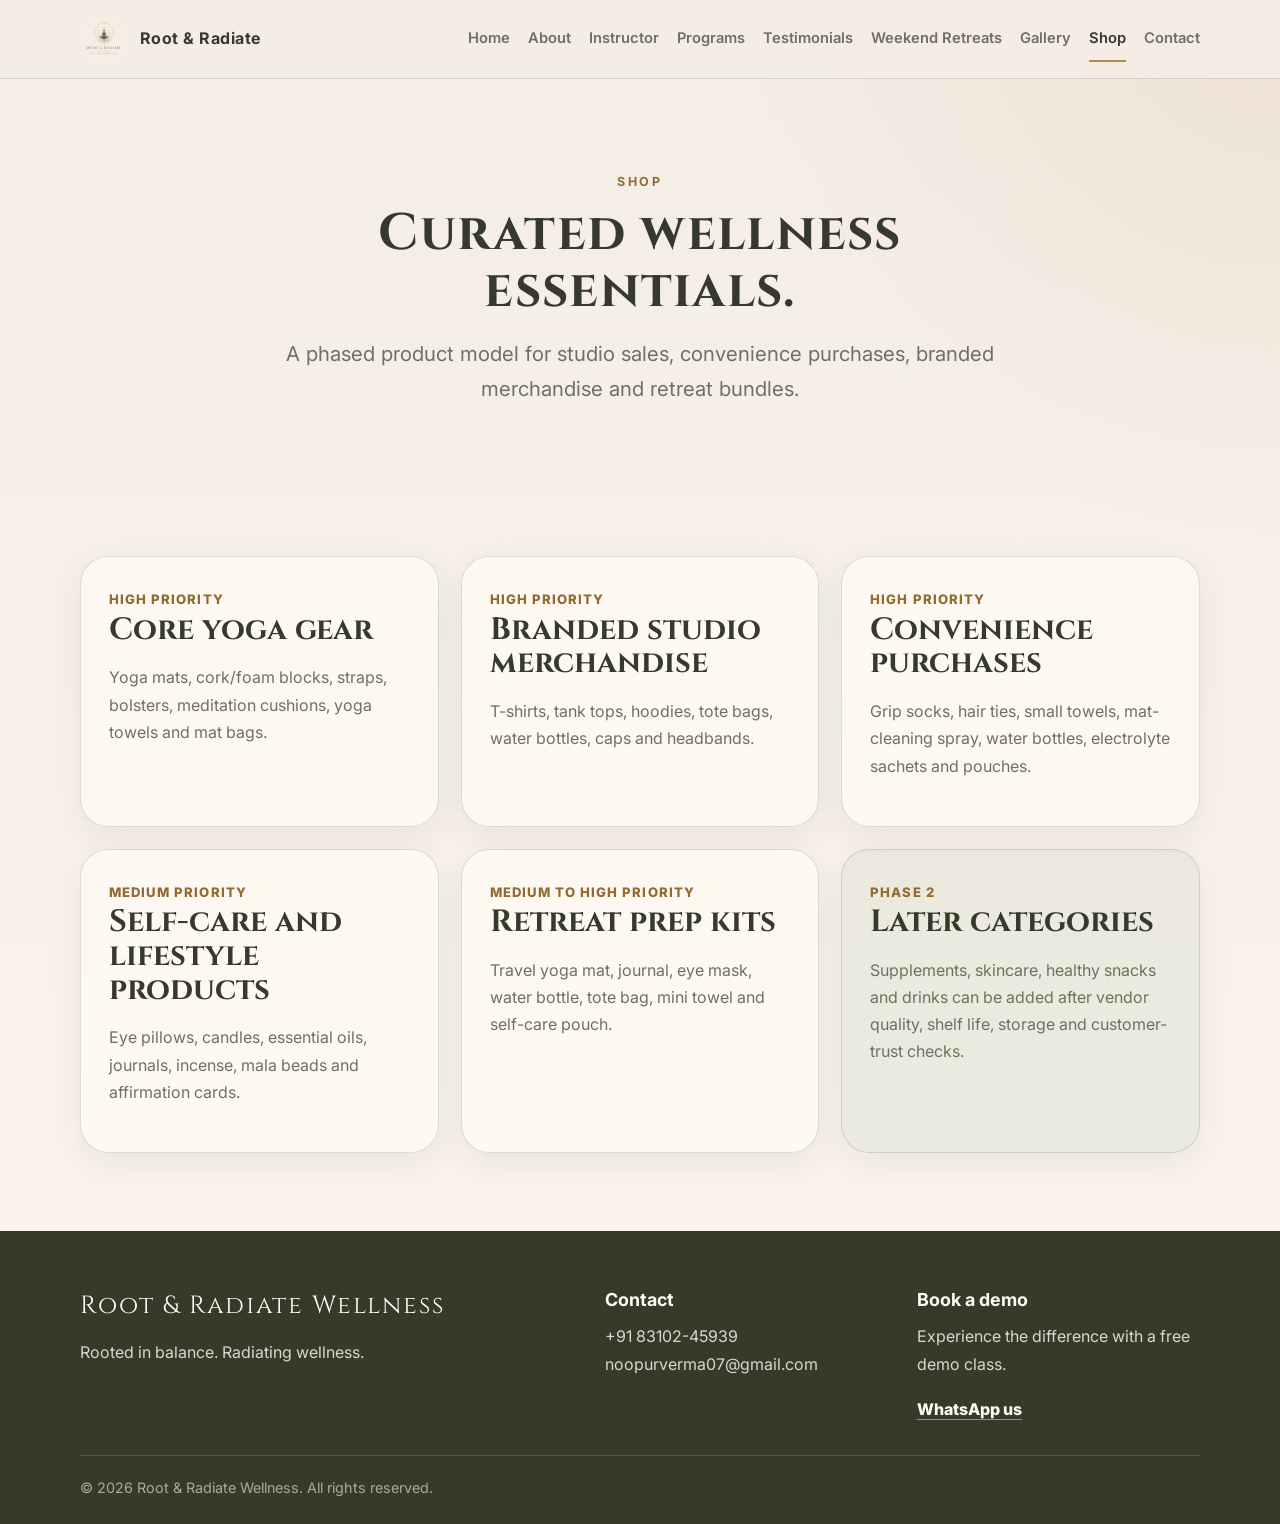
<file: shop.html>
<!doctype html>
<html lang="en">
<head>
  <meta charset="utf-8" />
  <meta name="viewport" content="width=device-width, initial-scale=1" />
  <title>Shop | Root & Radiate Wellness</title>
  <meta name="description" content="Wellness shop categories for Root & Radiate Wellness." />
  <link rel="preconnect" href="https://fonts.googleapis.com">
  <link rel="preconnect" href="https://fonts.gstatic.com" crossorigin>
  <link href="https://fonts.googleapis.com/css2?family=Cinzel:wght@400;500;600&family=Inter:wght@400;500;600;700&display=swap" rel="stylesheet">
  <link rel="icon" type="image/png" href="assets/logo.png" />
  <link rel="stylesheet" href="assets/styles.css" />
</head>
<body data-current-page="shop.html">
  <header class="site-header">
    <div class="container nav-shell">
      <a class="brand" href="index.html" aria-label="Root & Radiate Wellness home">
        <img src="assets/logo.png" alt="Root & Radiate Wellness logo" />
        <span>Root & Radiate</span>
      </a>
      <button class="menu-toggle" type="button" aria-label="Toggle navigation" aria-expanded="false">
        <span></span><span></span><span></span>
      </button>
      <nav class="site-nav" aria-label="Primary navigation">
        <a class="nav-link" href="index.html" data-page="index.html">Home</a><a class="nav-link" href="about.html" data-page="about.html">About</a><a class="nav-link" href="instructor.html" data-page="instructor.html">Instructor</a><a class="nav-link" href="programs.html" data-page="programs.html">Programs</a><a class="nav-link" href="testimonials.html" data-page="testimonials.html">Testimonials</a><a class="nav-link" href="retreats.html" data-page="retreats.html">Weekend Retreats</a><a class="nav-link" href="gallery.html" data-page="gallery.html">Gallery</a><a class="nav-link" href="shop.html" data-page="shop.html">Shop</a><a class="nav-link" href="contact.html" data-page="contact.html">Contact</a>
      </nav>
    </div>
  </header>

  <main>
  <section class="page-hero">
    <div class="container narrow reveal">
      <p class="eyebrow">Shop</p>
      <h1>Curated wellness essentials.</h1>
      <p class="lead">A phased product model for studio sales, convenience purchases, branded merchandise and retreat bundles.</p>
    </div>
  </section>

  <section class="section">
    <div class="container shop-grid">
      <article class="shop-card reveal"><span>High priority</span><h2>Core yoga gear</h2><p>Yoga mats, cork/foam blocks, straps, bolsters, meditation cushions, yoga towels and mat bags.</p></article>
      <article class="shop-card reveal delay-1"><span>High priority</span><h2>Branded studio merchandise</h2><p>T-shirts, tank tops, hoodies, tote bags, water bottles, caps and headbands.</p></article>
      <article class="shop-card reveal delay-2"><span>High priority</span><h2>Convenience purchases</h2><p>Grip socks, hair ties, small towels, mat-cleaning spray, water bottles, electrolyte sachets and pouches.</p></article>
      <article class="shop-card reveal"><span>Medium priority</span><h2>Self-care and lifestyle products</h2><p>Eye pillows, candles, essential oils, journals, incense, mala beads and affirmation cards.</p></article>
      <article class="shop-card reveal delay-1"><span>Medium to high priority</span><h2>Retreat prep kits</h2><p>Travel yoga mat, journal, eye mask, water bottle, tote bag, mini towel and self-care pouch.</p></article>
      <article class="shop-card phase reveal delay-2"><span>Phase 2</span><h2>Later categories</h2><p>Supplements, skincare, healthy snacks and drinks can be added after vendor quality, shelf life, storage and customer-trust checks.</p></article>
    </div>
  </section>

  </main>

  <footer class="site-footer">
    <div class="container footer-grid">
      <div>
        <div class="footer-brand">Root & Radiate Wellness</div>
        <p>Rooted in balance. Radiating wellness.</p>
      </div>
      <div>
        <h3>Contact</h3>
        <p><a href="tel:+918310245939">+91 83102-45939</a><br><a href="mailto:noopurverma07@gmail.com">noopurverma07@gmail.com</a></p>
      </div>
      <div>
        <h3>Book a demo</h3>
        <p>Experience the difference with a free demo class.</p>
        <a class="footer-cta" href="https://wa.me/918310245939?text=Hi%20Noopur%2C%20I%20would%20like%20to%20book%20a%20free%20demo%20class." target="_blank" rel="noopener">WhatsApp us</a>
      </div>
    </div>
    <div class="container copyright">© <span id="year"></span> Root & Radiate Wellness. All rights reserved.</div>
  </footer>
  <script src="assets/script.js"></script>
</body>
</html>
</file>
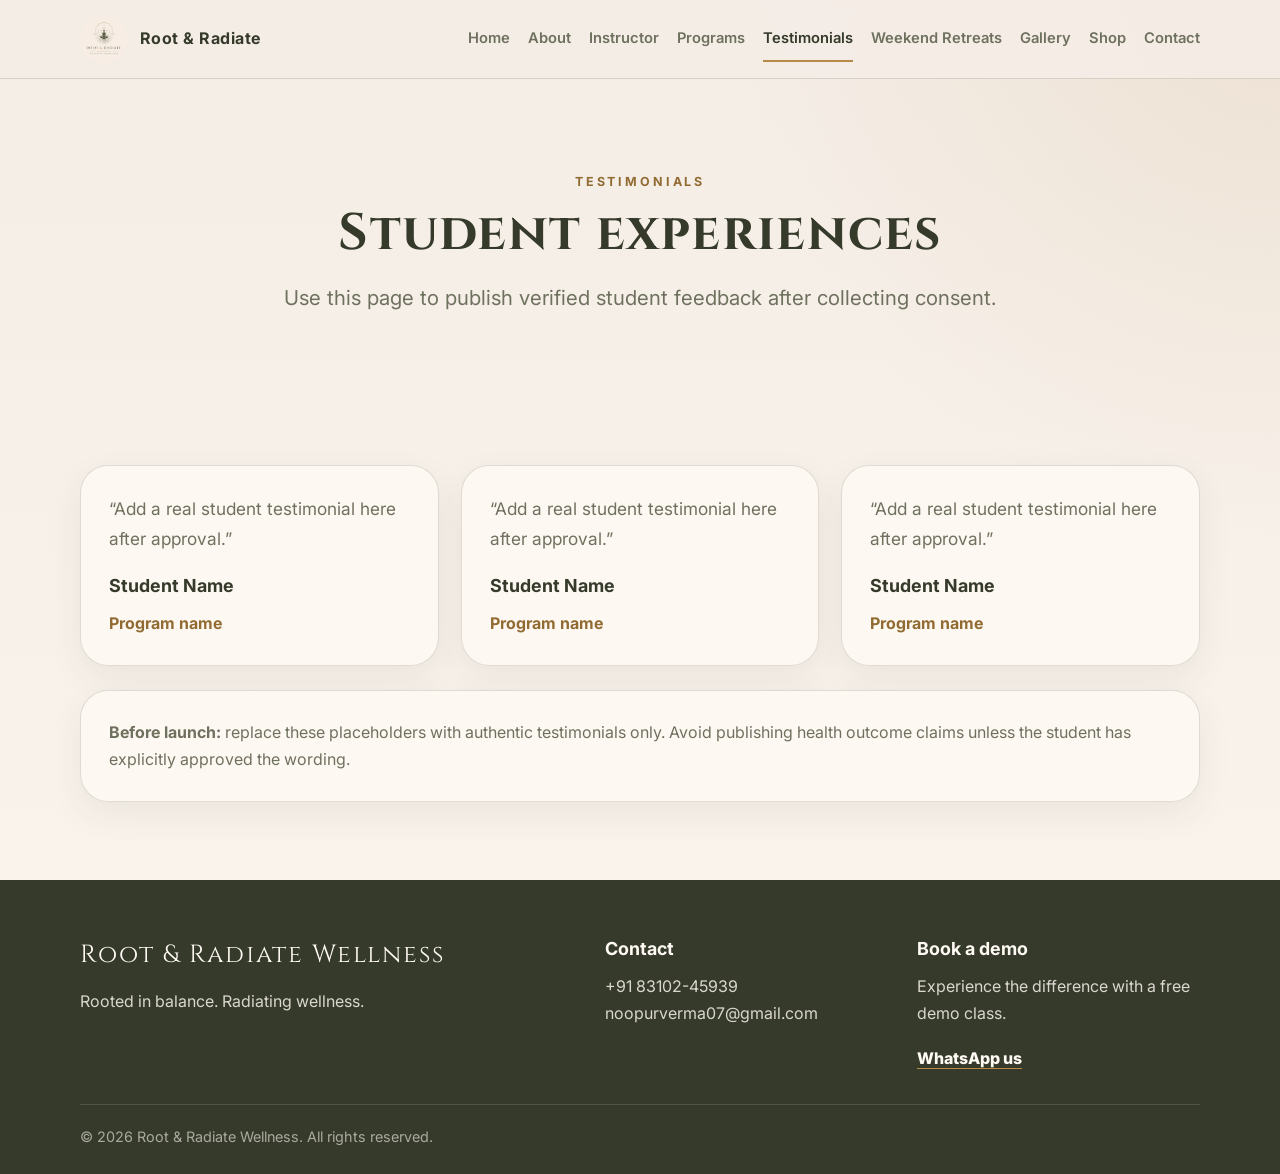
<file: testimonials.html>
<!doctype html>
<html lang="en">
<head>
  <meta charset="utf-8" />
  <meta name="viewport" content="width=device-width, initial-scale=1" />
  <title>Testimonials | Root & Radiate Wellness</title>
  <meta name="description" content="Student testimonials for Root & Radiate Wellness." />
  <link rel="preconnect" href="https://fonts.googleapis.com">
  <link rel="preconnect" href="https://fonts.gstatic.com" crossorigin>
  <link href="https://fonts.googleapis.com/css2?family=Cinzel:wght@400;500;600&family=Inter:wght@400;500;600;700&display=swap" rel="stylesheet">
  <link rel="icon" type="image/png" href="assets/logo.png" />
  <link rel="stylesheet" href="assets/styles.css" />
</head>
<body data-current-page="testimonials.html">
  <header class="site-header">
    <div class="container nav-shell">
      <a class="brand" href="index.html" aria-label="Root & Radiate Wellness home">
        <img src="assets/logo.png" alt="Root & Radiate Wellness logo" />
        <span>Root & Radiate</span>
      </a>
      <button class="menu-toggle" type="button" aria-label="Toggle navigation" aria-expanded="false">
        <span></span><span></span><span></span>
      </button>
      <nav class="site-nav" aria-label="Primary navigation">
        <a class="nav-link" href="index.html" data-page="index.html">Home</a><a class="nav-link" href="about.html" data-page="about.html">About</a><a class="nav-link" href="instructor.html" data-page="instructor.html">Instructor</a><a class="nav-link" href="programs.html" data-page="programs.html">Programs</a><a class="nav-link" href="testimonials.html" data-page="testimonials.html">Testimonials</a><a class="nav-link" href="retreats.html" data-page="retreats.html">Weekend Retreats</a><a class="nav-link" href="gallery.html" data-page="gallery.html">Gallery</a><a class="nav-link" href="shop.html" data-page="shop.html">Shop</a><a class="nav-link" href="contact.html" data-page="contact.html">Contact</a>
      </nav>
    </div>
  </header>

  <main>
  <section class="page-hero">
    <div class="container narrow reveal">
      <p class="eyebrow">Testimonials</p>
      <h1>Student experiences</h1>
      <p class="lead">Use this page to publish verified student feedback after collecting consent.</p>
    </div>
  </section>

  <section class="section">
    <div class="container card-grid three">
      <article class="testimonial-card reveal"><p>“Add a real student testimonial here after approval.”</p><h3>Student Name</h3><span>Program name</span></article>
      <article class="testimonial-card reveal delay-1"><p>“Add a real student testimonial here after approval.”</p><h3>Student Name</h3><span>Program name</span></article>
      <article class="testimonial-card reveal delay-2"><p>“Add a real student testimonial here after approval.”</p><h3>Student Name</h3><span>Program name</span></article>
    </div>
    <div class="container note-box reveal">
      <strong>Before launch:</strong> replace these placeholders with authentic testimonials only. Avoid publishing health outcome claims unless the student has explicitly approved the wording.
    </div>
  </section>

  </main>

  <footer class="site-footer">
    <div class="container footer-grid">
      <div>
        <div class="footer-brand">Root & Radiate Wellness</div>
        <p>Rooted in balance. Radiating wellness.</p>
      </div>
      <div>
        <h3>Contact</h3>
        <p><a href="tel:+918310245939">+91 83102-45939</a><br><a href="mailto:noopurverma07@gmail.com">noopurverma07@gmail.com</a></p>
      </div>
      <div>
        <h3>Book a demo</h3>
        <p>Experience the difference with a free demo class.</p>
        <a class="footer-cta" href="https://wa.me/918310245939?text=Hi%20Noopur%2C%20I%20would%20like%20to%20book%20a%20free%20demo%20class." target="_blank" rel="noopener">WhatsApp us</a>
      </div>
    </div>
    <div class="container copyright">© <span id="year"></span> Root & Radiate Wellness. All rights reserved.</div>
  </footer>
  <script src="assets/script.js"></script>
</body>
</html>
</file>
<file: assets/styles.css>
:root {
  --bg: #f4ede6;
  --paper: #fffaf4;
  --paper-2: #efe6dc;
  --olive: #50563f;
  --olive-dark: #353a2a;
  --olive-soft: #dfe2d3;
  --gold: #b78a47;
  --gold-dark: #916b32;
  --text: #2d3027;
  --muted: #6f715f;
  --line: rgba(80, 86, 63, 0.18);
  --shadow: 0 20px 60px rgba(53, 58, 42, 0.12);
  --radius: 28px;
}

* {
  box-sizing: border-box;
}

html {
  scroll-behavior: smooth;
}

body {
  margin: 0;
  font-family: Inter, system-ui, -apple-system, BlinkMacSystemFont, "Segoe UI", sans-serif;
  color: var(--text);
  background:
    radial-gradient(circle at top right, rgba(183, 138, 71, 0.12), transparent 34rem),
    linear-gradient(180deg, var(--bg) 0%, #fbf5ee 100%);
  line-height: 1.7;
}

a {
  color: inherit;
  text-decoration: none;
}

img {
  max-width: 100%;
  display: block;
}

.container {
  width: min(1120px, calc(100% - 40px));
  margin: 0 auto;
}

.narrow {
  width: min(820px, calc(100% - 40px));
}

.site-header {
  position: sticky;
  top: 0;
  z-index: 20;
  background: rgba(244, 237, 230, 0.9);
  backdrop-filter: blur(16px);
  border-bottom: 1px solid var(--line);
}

.nav-shell {
  display: flex;
  align-items: center;
  justify-content: space-between;
  min-height: 78px;
  gap: 24px;
}

.brand {
  display: flex;
  align-items: center;
  gap: 12px;
  font-weight: 700;
  color: var(--olive-dark);
}

.brand img {
  width: 48px;
  height: 48px;
  object-fit: contain;
  border-radius: 50%;
}

.brand span {
  letter-spacing: 0.03em;
}

.site-nav {
  display: flex;
  align-items: center;
  gap: 18px;
}

.nav-link {
  font-size: 0.92rem;
  color: var(--muted);
  font-weight: 600;
  position: relative;
}

.nav-link:hover,
.nav-link.active {
  color: var(--olive-dark);
}

.nav-link.active::after {
  content: "";
  position: absolute;
  left: 0;
  right: 0;
  bottom: -10px;
  height: 2px;
  background: var(--gold);
}

.menu-toggle {
  display: none;
  border: 0;
  background: transparent;
  cursor: pointer;
  padding: 8px;
}

.menu-toggle span {
  display: block;
  width: 24px;
  height: 2px;
  background: var(--olive);
  margin: 5px 0;
}

.section-large {
  padding: 90px 0 70px;
}

.section {
  padding: 78px 0;
}

.hero-grid {
  display: grid;
  grid-template-columns: 1.08fr 0.92fr;
  align-items: center;
  gap: 52px;
}

.hero-copy h1,
.page-hero h1,
h2 {
  font-family: Cinzel, Georgia, serif;
  color: var(--olive-dark);
  line-height: 1.1;
  margin: 0 0 18px;
}

.hero-copy h1 {
  font-size: clamp(2.4rem, 5.4vw, 4.6rem);
  letter-spacing: 0.025em;
}

.page-hero h1 {
  font-size: clamp(2rem, 4vw, 3.35rem);
  letter-spacing: 0.025em;
  max-width: 780px;
  margin-left: auto;
  margin-right: auto;
}

h2 {
  font-size: clamp(1.55rem, 2.4vw, 2.25rem);
}

h3 {
  color: var(--olive-dark);
  margin: 0 0 8px;
  font-size: 1.12rem;
}

p {
  margin: 0 0 18px;
}

.lead {
  font-size: clamp(1.08rem, 2vw, 1.28rem);
  color: var(--muted);
  max-width: 720px;
}

.eyebrow {
  text-transform: uppercase;
  letter-spacing: 0.23em;
  font-size: 0.78rem;
  color: var(--gold-dark);
  font-weight: 700;
  margin-bottom: 14px;
}

.button-row {
  display: flex;
  gap: 14px;
  flex-wrap: wrap;
  margin-top: 30px;
}

.btn {
  display: inline-flex;
  align-items: center;
  justify-content: center;
  border-radius: 999px;
  padding: 13px 22px;
  font-weight: 800;
  transition: 0.25s ease;
  border: 1px solid transparent;
}

.btn.primary {
  background: var(--olive);
  color: #fffaf4;
  box-shadow: 0 12px 30px rgba(80, 86, 63, 0.22);
}

.btn.primary:hover {
  background: var(--olive-dark);
  transform: translateY(-2px);
}

.btn.secondary {
  color: var(--olive-dark);
  border-color: var(--line);
  background: rgba(255, 250, 244, 0.55);
}

.btn.secondary:hover {
  border-color: var(--gold);
  transform: translateY(-2px);
}

.btn.full {
  width: 100%;
}

.hero-card {
  border: 1px solid var(--line);
  background: linear-gradient(145deg, rgba(255, 250, 244, 0.9), rgba(239, 230, 220, 0.65));
  border-radius: 44px;
  padding: 34px;
  box-shadow: var(--shadow);
}

.hero-card img {
  border-radius: 34px;
}

.page-hero {
  padding: 92px 0 54px;
  text-align: center;
}

.page-hero .lead {
  margin-inline: auto;
}

.split-intro {
  display: grid;
  grid-template-columns: 0.9fr 1.1fr;
  gap: 56px;
  align-items: start;
  margin-bottom: 32px;
}

.split-intro > p {
  color: var(--muted);
  font-size: 1.08rem;
}

.card-grid {
  display: grid;
  gap: 22px;
}

.card-grid.three {
  grid-template-columns: repeat(3, 1fr);
}

.card-grid.two {
  grid-template-columns: repeat(2, 1fr);
}

.feature-card,
.testimonial-card,
.retreat-card,
.shop-card,
.content-panel,
.profile-card,
.contact-form,
.note-box {
  background: rgba(255, 250, 244, 0.78);
  border: 1px solid var(--line);
  border-radius: var(--radius);
  padding: 28px;
  box-shadow: 0 12px 34px rgba(53, 58, 42, 0.07);
}

.feature-card span,
.shop-card span {
  color: var(--gold-dark);
  font-weight: 800;
  letter-spacing: 0.08em;
  font-size: 0.82rem;
  text-transform: uppercase;
}

.feature-card p,
.testimonial-card p,
.retreat-card p,
.shop-card p,
.content-panel p {
  color: var(--muted);
}

.band {
  background: rgba(80, 86, 63, 0.08);
  border-top: 1px solid var(--line);
  border-bottom: 1px solid var(--line);
}

.band-grid {
  display: flex;
  align-items: center;
  justify-content: space-between;
  gap: 24px;
}

.band-grid p {
  color: var(--muted);
  max-width: 680px;
}

.content-grid {
  display: grid;
  grid-template-columns: 1fr 1fr;
  gap: 26px;
  align-items: start;
}

.content-panel.soft {
  background: rgba(223, 226, 211, 0.52);
}

.check-list {
  margin: 0;
  padding: 0;
  list-style: none;
}

.check-list li {
  padding: 10px 0 10px 34px;
  position: relative;
  border-bottom: 1px solid var(--line);
}

.check-list li::before {
  content: "•";
  color: var(--gold);
  font-size: 2rem;
  position: absolute;
  left: 4px;
  top: -2px;
}

.instructor-grid {
  grid-template-columns: 0.78fr 1.22fr;
}

.profile-card {
  text-align: center;
  position: sticky;
  top: 104px;
}

.profile-card img {
  width: 220px;
  margin: 0 auto 24px;
  border-radius: 28px;
}

.pill-wrap {
  display: flex;
  gap: 10px;
  flex-wrap: wrap;
  margin: 12px 0 28px;
}

.pill-wrap span {
  border: 1px solid var(--line);
  background: rgba(244, 237, 230, 0.75);
  border-radius: 999px;
  padding: 8px 12px;
  color: var(--olive-dark);
  font-size: 0.92rem;
}

.program-list {
  display: grid;
  gap: 18px;
}

.program-card {
  display: flex;
  align-items: center;
  justify-content: space-between;
  gap: 28px;
  padding: 28px;
  border-radius: var(--radius);
  background: rgba(255, 250, 244, 0.82);
  border: 1px solid var(--line);
  box-shadow: 0 12px 30px rgba(53, 58, 42, 0.06);
}

.program-card p {
  color: var(--muted);
  margin-bottom: 0;
}

.program-card a {
  color: var(--gold-dark);
  font-weight: 800;
  white-space: nowrap;
}

.testimonial-card p {
  font-size: 1.08rem;
}

.testimonial-card span {
  color: var(--gold-dark);
  font-weight: 700;
}

.note-box {
  margin-top: 24px;
  color: var(--muted);
}

.shop-grid {
  display: grid;
  grid-template-columns: repeat(3, 1fr);
  gap: 22px;
}

.shop-card small {
  display: block;
  color: var(--olive-dark);
  font-weight: 700;
  margin-top: 14px;
}

.shop-card.phase {
  background: rgba(223, 226, 211, 0.52);
}

.contact-grid {
  display: grid;
  grid-template-columns: 0.9fr 1.1fr;
  gap: 28px;
}

.contact-list {
  display: grid;
  gap: 12px;
  margin-top: 28px;
}

.contact-list a {
  padding: 18px;
  border: 1px solid var(--line);
  border-radius: 18px;
  background: rgba(244, 237, 230, 0.55);
  display: flex;
  justify-content: space-between;
  gap: 16px;
}

.contact-list span {
  color: var(--muted);
}

.contact-form {
  display: grid;
  gap: 16px;
}

label {
  display: grid;
  gap: 7px;
  color: var(--olive-dark);
  font-weight: 800;
}

input,
textarea,
select {
  width: 100%;
  border: 1px solid var(--line);
  border-radius: 16px;
  padding: 13px 14px;
  background: #fffaf4;
  color: var(--text);
  font: inherit;
}

input:focus,
textarea:focus,
select:focus {
  outline: 2px solid rgba(183, 138, 71, 0.28);
  border-color: var(--gold);
}

/* Real photo gallery */
.gallery-section-head {
  display: flex;
  justify-content: space-between;
  gap: 24px;
  align-items: end;
  margin-bottom: 32px;
}

.gallery-section-head p {
  max-width: 780px;
  color: var(--muted);
}

.gallery-count {
  flex: 0 0 auto;
  border: 1px solid var(--line);
  border-radius: 999px;
  padding: 10px 16px;
  color: var(--olive-dark);
  background: rgba(255, 250, 244, 0.82);
  font-weight: 600;
}

.gallery-photo-grid {
  display: grid;
  grid-template-columns: repeat(4, 1fr);
  gap: 18px;
}

.photo-card {
  margin: 0;
  overflow: hidden;
  border-radius: 24px;
  border: 1px solid var(--line);
  background: rgba(255, 250, 244, 0.88);
  box-shadow: 0 12px 28px rgba(53, 58, 42, 0.07);
}

.photo-button {
  width: 100%;
  display: block;
  padding: 0;
  border: 0;
  background: transparent;
  cursor: pointer;
  overflow: hidden;
}

.photo-card img {
  width: 100%;
  aspect-ratio: 4 / 5;
  object-fit: cover;
  display: block;
  transition: transform 0.35s ease, filter 0.35s ease;
}

.photo-card:hover img {
  transform: scale(1.045);
  filter: brightness(0.96);
}

.photo-card figcaption {
  padding: 12px 14px 14px;
  font-size: 0.9rem;
  color: var(--muted);
}

.photo-card-error {
  min-height: 220px;
  display: flex;
  flex-direction: column;
  justify-content: space-between;
  border: 1px solid #b66;
  background: #fff4f4;
}

.photo-card-error figcaption {
  color: #8a1f1f;
  font-size: 0.8rem;
  word-break: break-all;
}

.gallery-lightbox {
  position: fixed;
  inset: 0;
  z-index: 999;
  display: none;
  align-items: center;
  justify-content: center;
  padding: 72px 24px 32px;
  background: rgba(28, 31, 24, 0.86);
}

.gallery-lightbox.active {
  display: flex;
}

.gallery-lightbox figure {
  margin: 0;
  max-width: min(92vw, 980px);
  max-height: 86vh;
  text-align: center;
}

.gallery-lightbox img {
  max-width: 100%;
  max-height: 78vh;
  object-fit: contain;
  border-radius: 24px;
  box-shadow: 0 24px 70px rgba(0, 0, 0, 0.35);
}

.gallery-lightbox figcaption {
  margin-top: 14px;
  color: #fffaf4;
  font-size: 0.95rem;
}

.lightbox-close,
.lightbox-nav {
  position: absolute;
  border: 1px solid rgba(255, 250, 244, 0.35);
  background: rgba(255, 250, 244, 0.12);
  color: #fffaf4;
  cursor: pointer;
  transition: background 0.2s ease, transform 0.2s ease;
}

.lightbox-close:hover,
.lightbox-nav:hover {
  background: rgba(255, 250, 244, 0.22);
  transform: scale(1.04);
}

.lightbox-close {
  top: 22px;
  right: 24px;
  width: 44px;
  height: 44px;
  border-radius: 50%;
  font-size: 2rem;
  line-height: 1;
}

.lightbox-nav {
  top: 50%;
  transform: translateY(-50%);
  width: 48px;
  height: 64px;
  border-radius: 999px;
  font-size: 3rem;
  line-height: 1;
}

.lightbox-nav:hover {
  transform: translateY(-50%) scale(1.04);
}

.lightbox-prev {
  left: 24px;
}

.lightbox-next {
  right: 24px;
}

.no-scroll {
  overflow: hidden;
}

.site-footer {
  background: var(--olive-dark);
  color: rgba(255, 250, 244, 0.82);
  padding: 54px 0 24px;
}

.footer-grid {
  display: grid;
  grid-template-columns: 1.4fr 0.8fr 0.8fr;
  gap: 30px;
}

.footer-brand {
  font-family: Cinzel, Georgia, serif;
  color: #fffaf4;
  font-size: 1.55rem;
  letter-spacing: 0.08em;
  margin-bottom: 12px;
}

.site-footer h3 {
  color: #fffaf4;
}

.footer-cta {
  color: #fffaf4;
  border-bottom: 1px solid var(--gold);
  font-weight: 800;
}

.copyright {
  border-top: 1px solid rgba(255, 250, 244, 0.14);
  margin-top: 32px;
  padding-top: 20px;
  color: rgba(255, 250, 244, 0.58);
  font-size: 0.9rem;
}

.reveal {
  opacity: 0;
  transform: translateY(18px);
  transition: opacity 0.65s ease, transform 0.65s ease;
}

.reveal.visible {
  opacity: 1;
  transform: translateY(0);
}

.delay-1 {
  transition-delay: 0.12s;
}

.delay-2 {
  transition-delay: 0.22s;
}

@media (max-width: 980px) {
  .gallery-photo-grid {
    grid-template-columns: repeat(3, 1fr);
  }
}

@media (max-width: 920px) {
  .menu-toggle {
    display: block;
  }

  .site-nav {
    position: absolute;
    left: 20px;
    right: 20px;
    top: 78px;
    display: none;
    flex-direction: column;
    align-items: stretch;
    padding: 18px;
    background: #fffaf4;
    border: 1px solid var(--line);
    border-radius: 22px;
    box-shadow: var(--shadow);
  }

  .site-nav.open {
    display: flex;
  }

  .nav-link {
    padding: 10px 8px;
  }

  .nav-link.active::after {
    display: none;
  }

  .hero-grid,
  .split-intro,
  .content-grid,
  .instructor-grid,
  .contact-grid {
    grid-template-columns: 1fr;
  }

  .card-grid.three,
  .shop-grid {
    grid-template-columns: 1fr 1fr;
  }

  .profile-card {
    position: static;
  }
}

@media (max-width: 720px) {
  .gallery-section-head {
    flex-direction: column;
    align-items: flex-start;
  }

  .gallery-photo-grid {
    grid-template-columns: repeat(2, 1fr);
    gap: 14px;
  }

  .photo-card {
    border-radius: 18px;
  }

  .photo-card figcaption {
    font-size: 0.82rem;
  }

  .lightbox-nav {
    width: 42px;
    height: 54px;
    font-size: 2.5rem;
  }

  .lightbox-prev {
    left: 10px;
  }

  .lightbox-next {
    right: 10px;
  }
}

@media (max-width: 640px) {
  .container,
  .narrow {
    width: min(100% - 28px, 1120px);
  }

  .section-large {
    padding: 54px 0;
  }

  .section {
    padding: 54px 0;
  }

  .page-hero {
    padding: 64px 0 34px;
  }

  .hero-copy h1 {
    font-size: 2.35rem;
  }

  .page-hero h1 {
    font-size: 2rem;
  }

  h2 {
    font-size: 1.65rem;
  }

  .button-row,
  .band-grid,
  .program-card,
  .contact-list a {
    flex-direction: column;
    align-items: stretch;
  }

  .card-grid.two,
  .card-grid.three,
  .shop-grid,
  .footer-grid {
    grid-template-columns: 1fr;
  }

  .hero-card {
    padding: 18px;
    border-radius: 28px;
  }

  .hero-card img {
    border-radius: 22px;
  }
}

@media (max-width: 460px) {
  .gallery-photo-grid {
    grid-template-columns: 1fr;
  }
}
</file>
